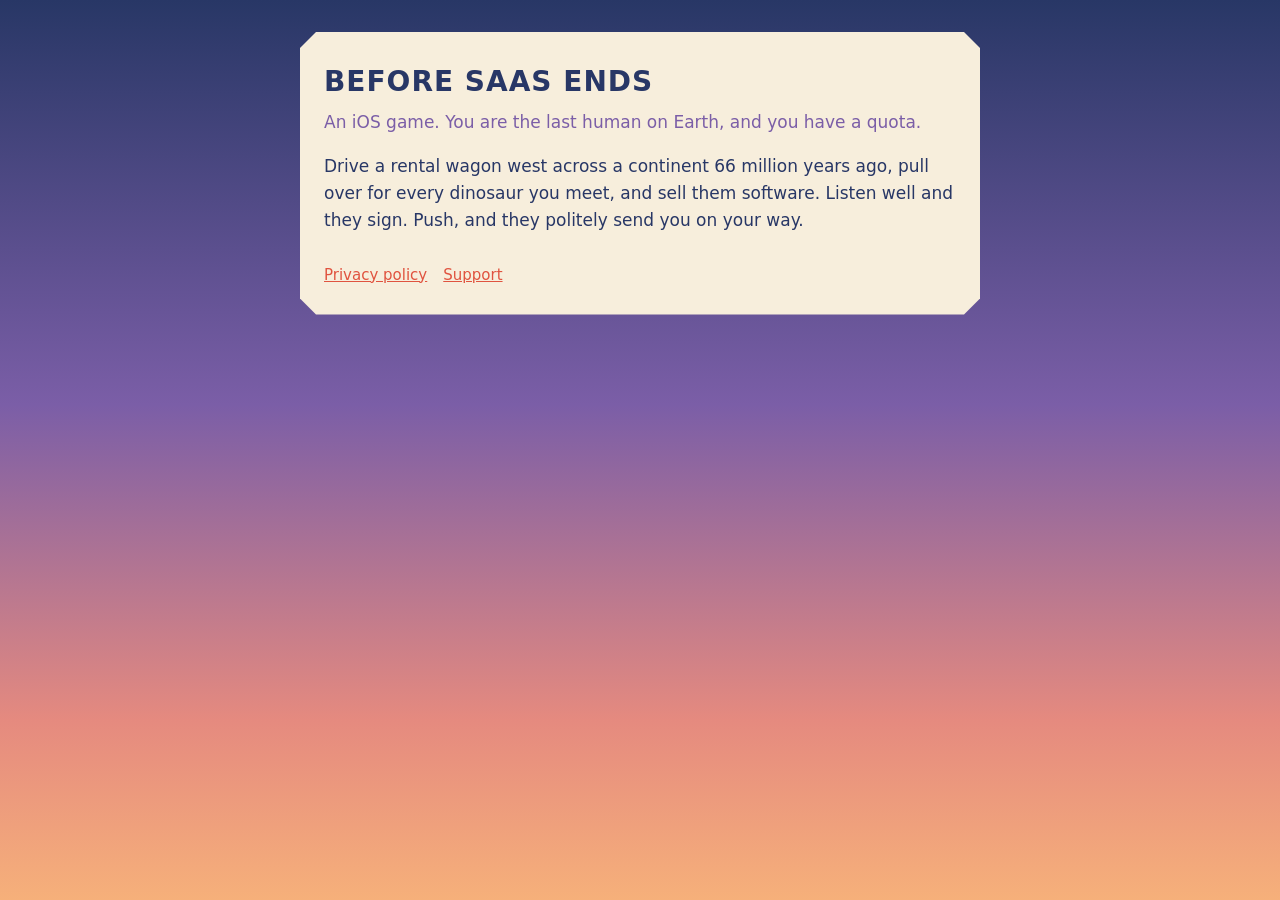
<file: index.html>
<!doctype html>
<html lang="en">
<head>
<meta charset="utf-8">
<meta name="viewport" content="width=device-width, initial-scale=1">
<title>Before SaaS Ends</title>
<link rel="stylesheet" href="style.css">
</head>
<body>
<main>
<h1>BEFORE SAAS ENDS</h1>
<p class="sub">An iOS game. You are the last human on Earth, and you have a quota.</p>
<p>Drive a rental wagon west across a continent 66 million years ago, pull over for every dinosaur you meet, and sell them software. Listen well and they sign. Push, and they politely send you on your way.</p>
<nav><a href="privacy/">Privacy policy</a><a href="support/">Support</a></nav>
</main>
</body>
</html>
</file>
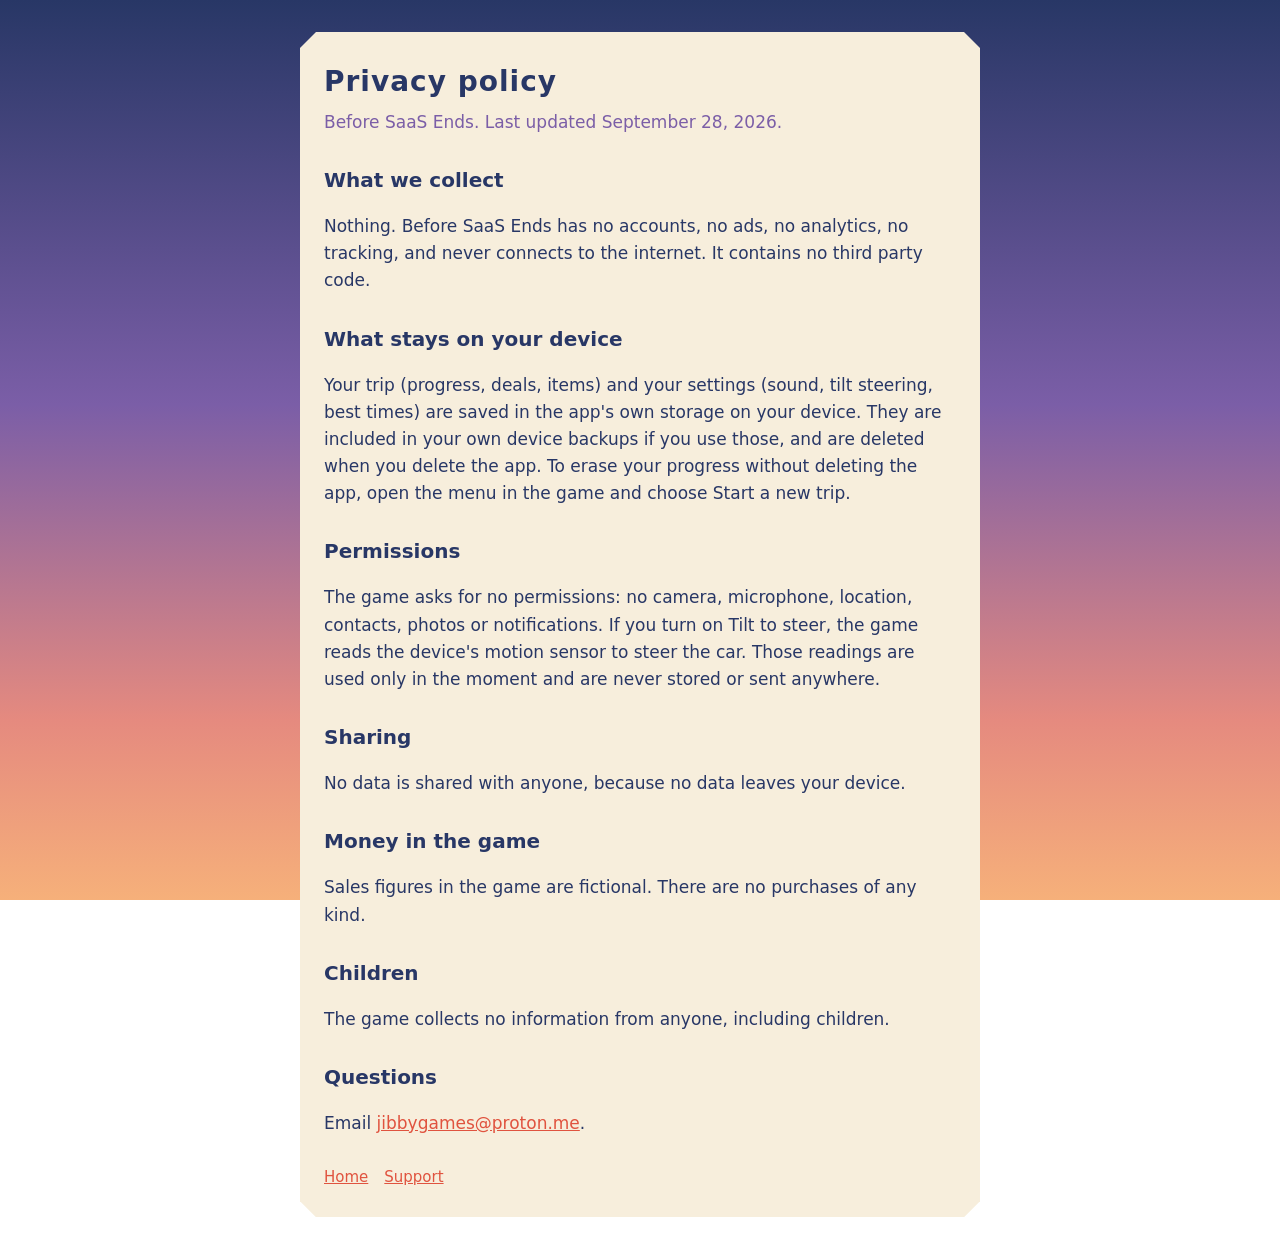
<file: privacy/index.html>
<!doctype html>
<html lang="en">
<head>
<meta charset="utf-8">
<meta name="viewport" content="width=device-width, initial-scale=1">
<title>Before SaaS Ends: Privacy Policy</title>
<link rel="stylesheet" href="../style.css">
</head>
<body>
<main>
<h1>Privacy policy</h1>
<p class="sub">Before SaaS Ends. Last updated September 28, 2026.</p>

<h2>What we collect</h2>
<p>Nothing. Before SaaS Ends has no accounts, no ads, no analytics, no tracking, and never connects to the internet. It contains no third party code.</p>

<h2>What stays on your device</h2>
<p>Your trip (progress, deals, items) and your settings (sound, tilt steering, best times) are saved in the app's own storage on your device. They are included in your own device backups if you use those, and are deleted when you delete the app. To erase your progress without deleting the app, open the menu in the game and choose Start a new trip.</p>

<h2>Permissions</h2>
<p>The game asks for no permissions: no camera, microphone, location, contacts, photos or notifications. If you turn on Tilt to steer, the game reads the device's motion sensor to steer the car. Those readings are used only in the moment and are never stored or sent anywhere.</p>

<h2>Sharing</h2>
<p>No data is shared with anyone, because no data leaves your device.</p>

<h2>Money in the game</h2>
<p>Sales figures in the game are fictional. There are no purchases of any kind.</p>

<h2>Children</h2>
<p>The game collects no information from anyone, including children.</p>

<h2>Questions</h2>
<p>Email <a href="mailto:jibbygames@proton.me">jibbygames@proton.me</a>.</p>
<nav><a href="../">Home</a><a href="../support/">Support</a></nav>
</main>
</body>
</html>
</file>
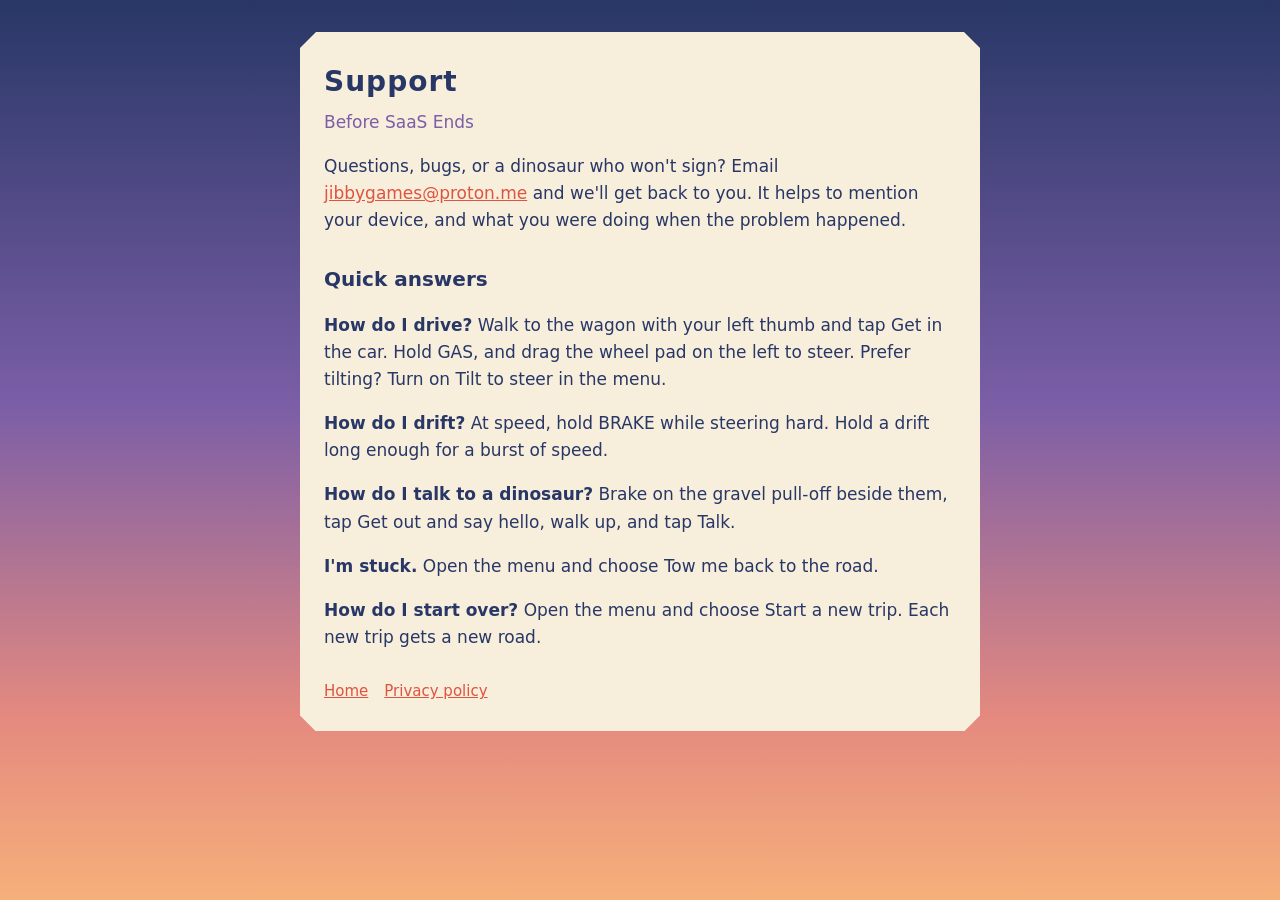
<file: support/index.html>
<!doctype html>
<html lang="en">
<head>
<meta charset="utf-8">
<meta name="viewport" content="width=device-width, initial-scale=1">
<title>Before SaaS Ends: Support</title>
<link rel="stylesheet" href="../style.css">
</head>
<body>
<main>
<h1>Support</h1>
<p class="sub">Before SaaS Ends</p>
<p>Questions, bugs, or a dinosaur who won't sign? Email <a href="mailto:jibbygames@proton.me">jibbygames@proton.me</a> and we'll get back to you. It helps to mention your device, and what you were doing when the problem happened.</p>

<h2>Quick answers</h2>
<p><strong>How do I drive?</strong> Walk to the wagon with your left thumb and tap Get in the car. Hold GAS, and drag the wheel pad on the left to steer. Prefer tilting? Turn on Tilt to steer in the menu.</p>
<p><strong>How do I drift?</strong> At speed, hold BRAKE while steering hard. Hold a drift long enough for a burst of speed.</p>
<p><strong>How do I talk to a dinosaur?</strong> Brake on the gravel pull-off beside them, tap Get out and say hello, walk up, and tap Talk.</p>
<p><strong>I'm stuck.</strong> Open the menu and choose Tow me back to the road.</p>
<p><strong>How do I start over?</strong> Open the menu and choose Start a new trip. Each new trip gets a new road.</p>
<nav><a href="../">Home</a><a href="../privacy/">Privacy policy</a></nav>
</main>
</body>
</html>
</file>
<file: style.css>
:root { --cream: #f7eedc; --navy: #283766; --dusk: #7b5ea7; --coral: #e0533f; --gold: #ffd27a; }
* { box-sizing: border-box; }
body { margin: 0; min-height: 100vh; color: var(--navy); font: 17px/1.6 -apple-system, system-ui, sans-serif;
  background: linear-gradient(180deg, #283766 0%, #7b5ea7 45%, #e58a7f 80%, #f6b07a 100%) fixed; padding: 32px 16px; }
main { max-width: 680px; margin: 0 auto; background: var(--cream); padding: 28px 24px;
  clip-path: polygon(16px 0, calc(100% - 16px) 0, 100% 16px, 100% calc(100% - 16px), calc(100% - 16px) 100%, 16px 100%, 0 calc(100% - 16px), 0 16px); }
h1 { font-size: 28px; letter-spacing: 1px; margin: 0 0 4px; }
h2 { font-size: 20px; margin-top: 28px; }
.sub { color: var(--dusk); margin-top: 0; }
a { color: var(--coral); }
nav { margin-top: 28px; font-size: 15px; }
nav a { margin-right: 16px; }
</file>
